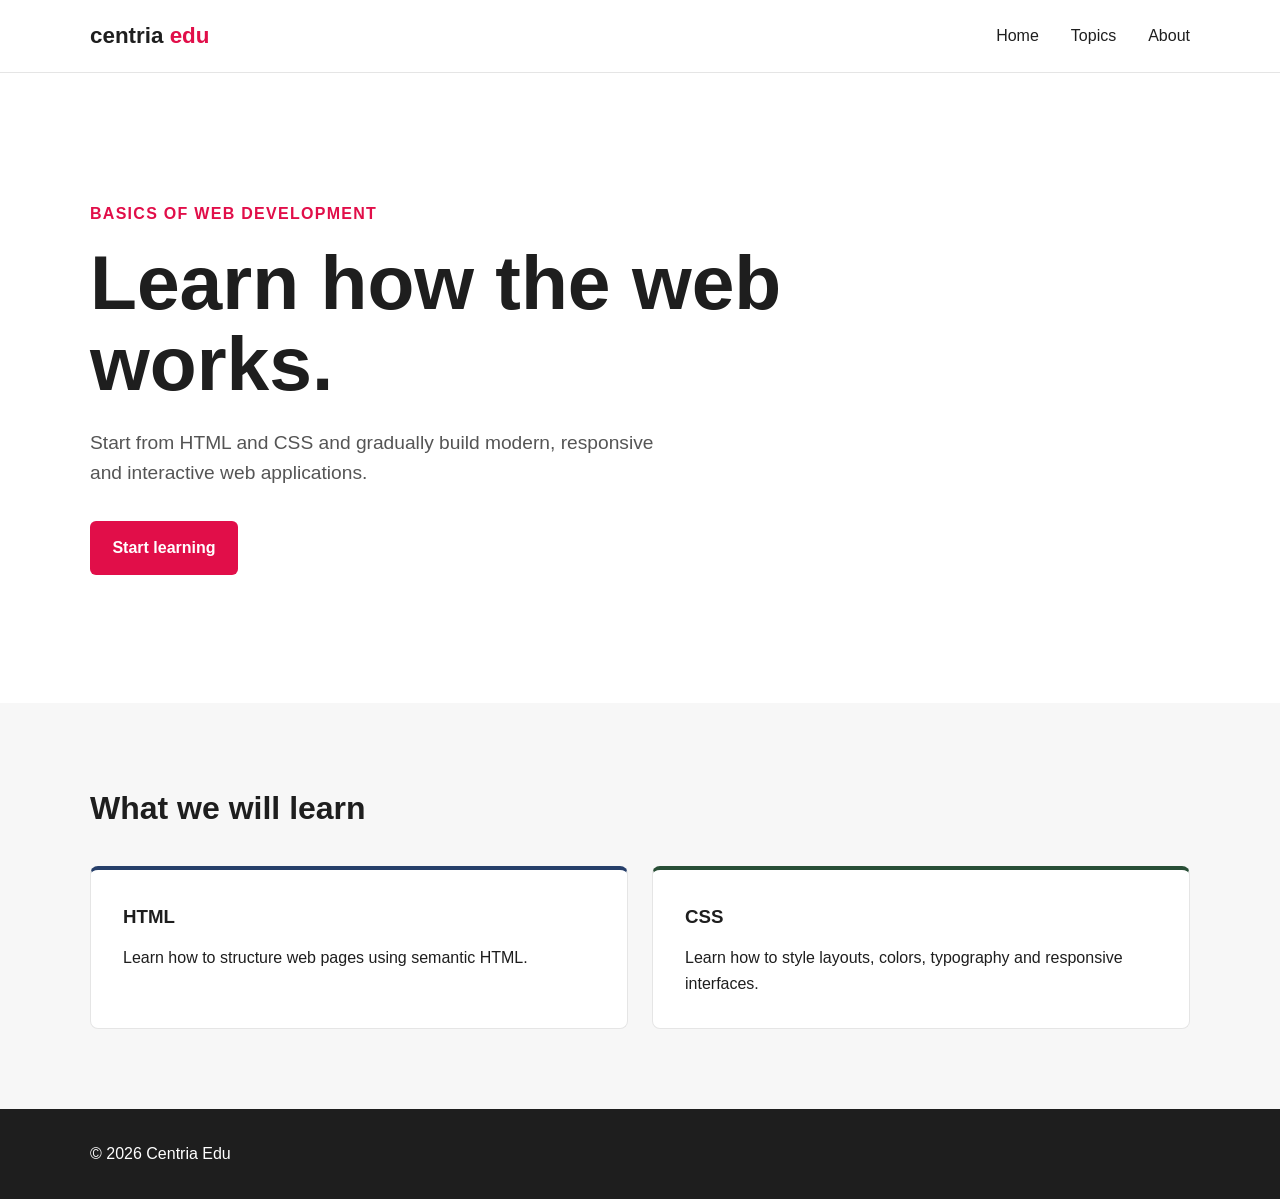
<file: a1 --/index.html>
<!--
    Centria Edu - Basics of Web Development

    Original author: Ville Heikkiniemi
    Modified by: Aleki Saarimaa
    Last modified: 2026-09-22
    Lisätty myös favicon.ico
    Based on the original course template.
-->

<!DOCTYPE html>
<html lang="en">
<html>
<head>
    <meta charset="UTF-8">
    <meta name="viewport" content="width=device-width, initial-scale=1.0">
    <meta name="author" content="Ville Heikkiniemi">
    <link rel="icon" href="favicon.ico">
    <link rel="stylesheet" href="style.css">

    <title>Centria Edu | Basics of Web Development</title>

    
</head>

<body>

    <header>
        <div class="container">
            <nav>
                <div class="logo">
                    centria <span>edu</span>
                </div>

                <ul>
                    <li><a href="#">Home</a></li>
                    <li><a href="#topics">Topics</a></li>
                    <li><a href="#">About</a></li>
                </ul>
            </nav>
        </div>
    </header>

    <main>

        <section class="hero">
            <div class="container">
                <div class="hero-content">

                    <span class="label">Basics of Web Development</span>

                    <h1>
                        Learn how the web works.
                    </h1>

                    <p>
                        Start from HTML and CSS and gradually build modern,
                        responsive and interactive web applications.
                    </p>

                    <a href="#topics" class="button">
                        Start learning
                    </a>

                </div>
            </div>
        </section>

        <section class="topics" id="topics">
            <div class="container">

                <h2>What we will learn</h2>

                <div class="cards">

                    <article class="card">
                        <h3>HTML</h3>
                        <p>
                            Learn how to structure web pages using semantic HTML.
                        </p>
                    </article>

                    <article class="card">
                        <h3>CSS</h3>
                        <p>
                            Learn how to style layouts, colors, typography and
                            responsive interfaces.
                        </p>
                    </article>

                </div>
            </div>
        </section>

    </main>

    <footer>
        <div class="container">
            <p>&copy; 2026 Centria Edu</p>
        </div>
    </footer>

</body>
</html>
</file>
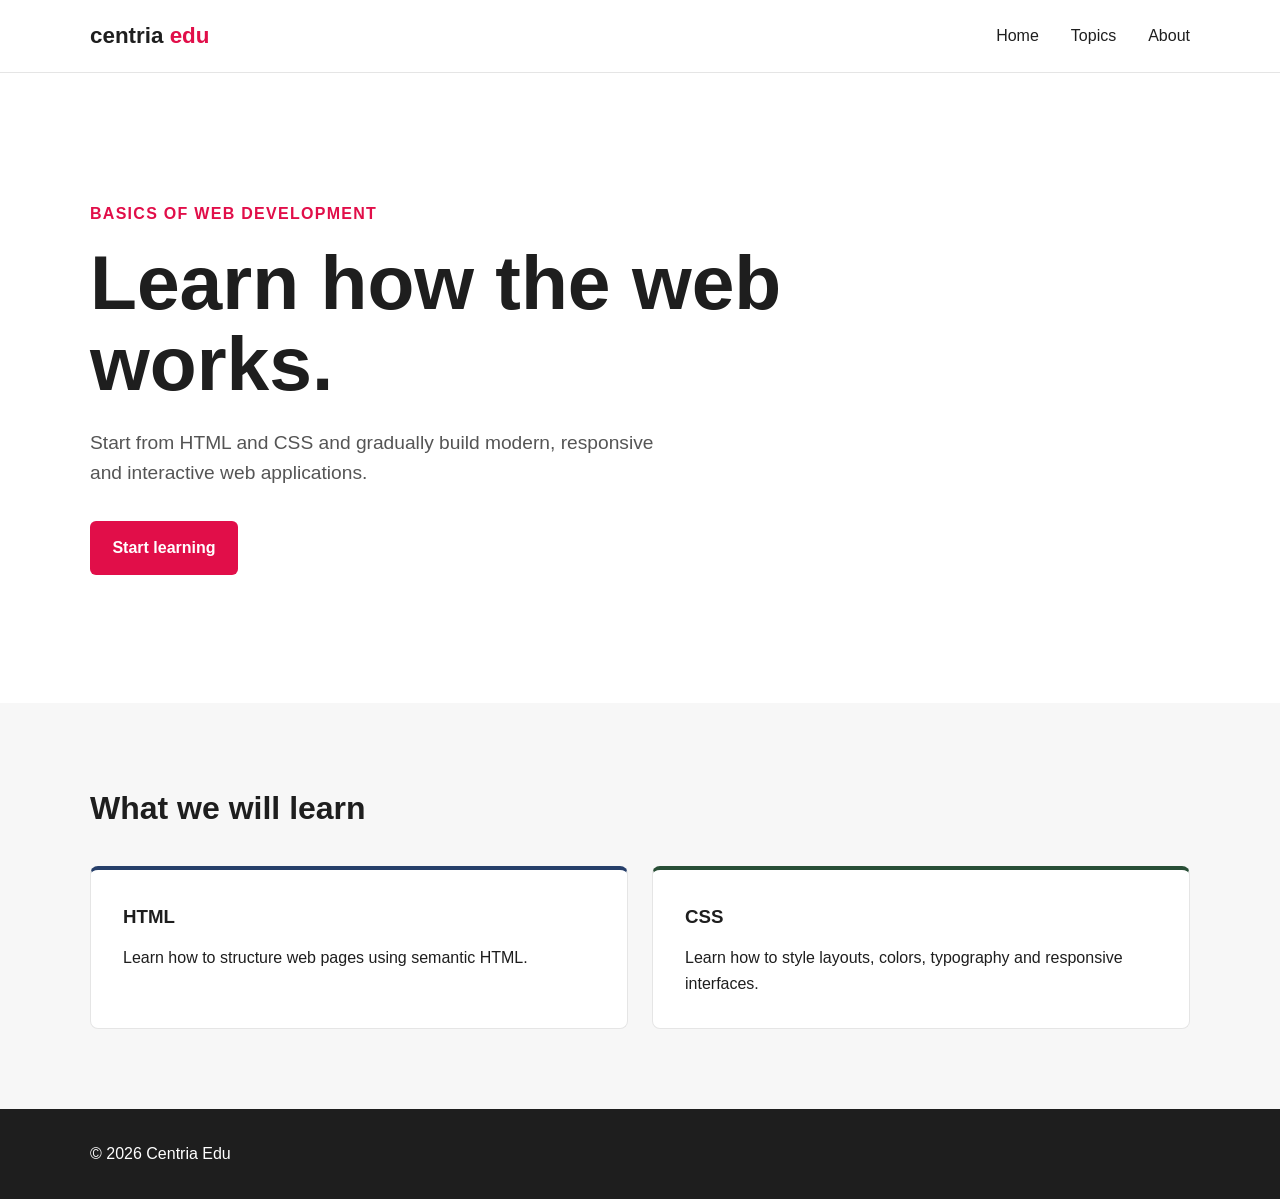
<file: a1/index.html>
<!--
    Centria Edu - Basics of Web Development

    Original author: Ville Heikkiniemi
    Modified by: Aleki Saarimaa
    Last modified: 2026-09-22
    Lisätty myös favicon.ico
    Based on the original course template.
-->

<!DOCTYPE html>
<html lang="en">
    
<head>
    <meta charset="UTF-8">
    <meta name="viewport" content="width=device-width, initial-scale=1.0">
    <meta name="author" content="Ville Heikkiniemi">
    <link rel="icon" href="favicon.ico">
    <link rel="stylesheet" href="style.css">

    <title>Centria Edu | Basics of Web Development</title>

    
</head>

<body>

    <header>
        <div class="container">
            <nav>
                <div class="logo">
                    centria <span>edu</span>
                </div>

                <ul>
                    <li><a href="#">Home</a></li>
                    <li><a href="#topics">Topics</a></li>
                    <li><a href="#">About</a></li>
                </ul>
            </nav>
        </div>
    </header>

    <main>

        <section class="hero">
            <div class="container">
                <div class="hero-content">

                    <span class="label">Basics of Web Development</span>

                    <h1>
                        Learn how the web works.
                    </h1>

                    <p>
                        Start from HTML and CSS and gradually build modern,
                        responsive and interactive web applications.
                    </p>

                    <a href="#topics" class="button">
                        Start learning
                    </a>

                </div>
            </div>
        </section>

        <section class="topics" id="topics">
            <div class="container">

                <h2>What we will learn</h2>

                <div class="cards">

                    <article class="card">
                        <h3>HTML</h3>
                        <p>
                            Learn how to structure web pages using semantic HTML.
                        </p>
                    </article>

                    <article class="card">
                        <h3>CSS</h3>
                        <p>
                            Learn how to style layouts, colors, typography and
                            responsive interfaces.
                        </p>
                    </article>

                </div>
            </div>
        </section>

    </main>

    <footer>
        <div class="container">
            <p>&copy; 2026 Centria Edu</p>
        </div>
    </footer>

</body>
</html>
</file>
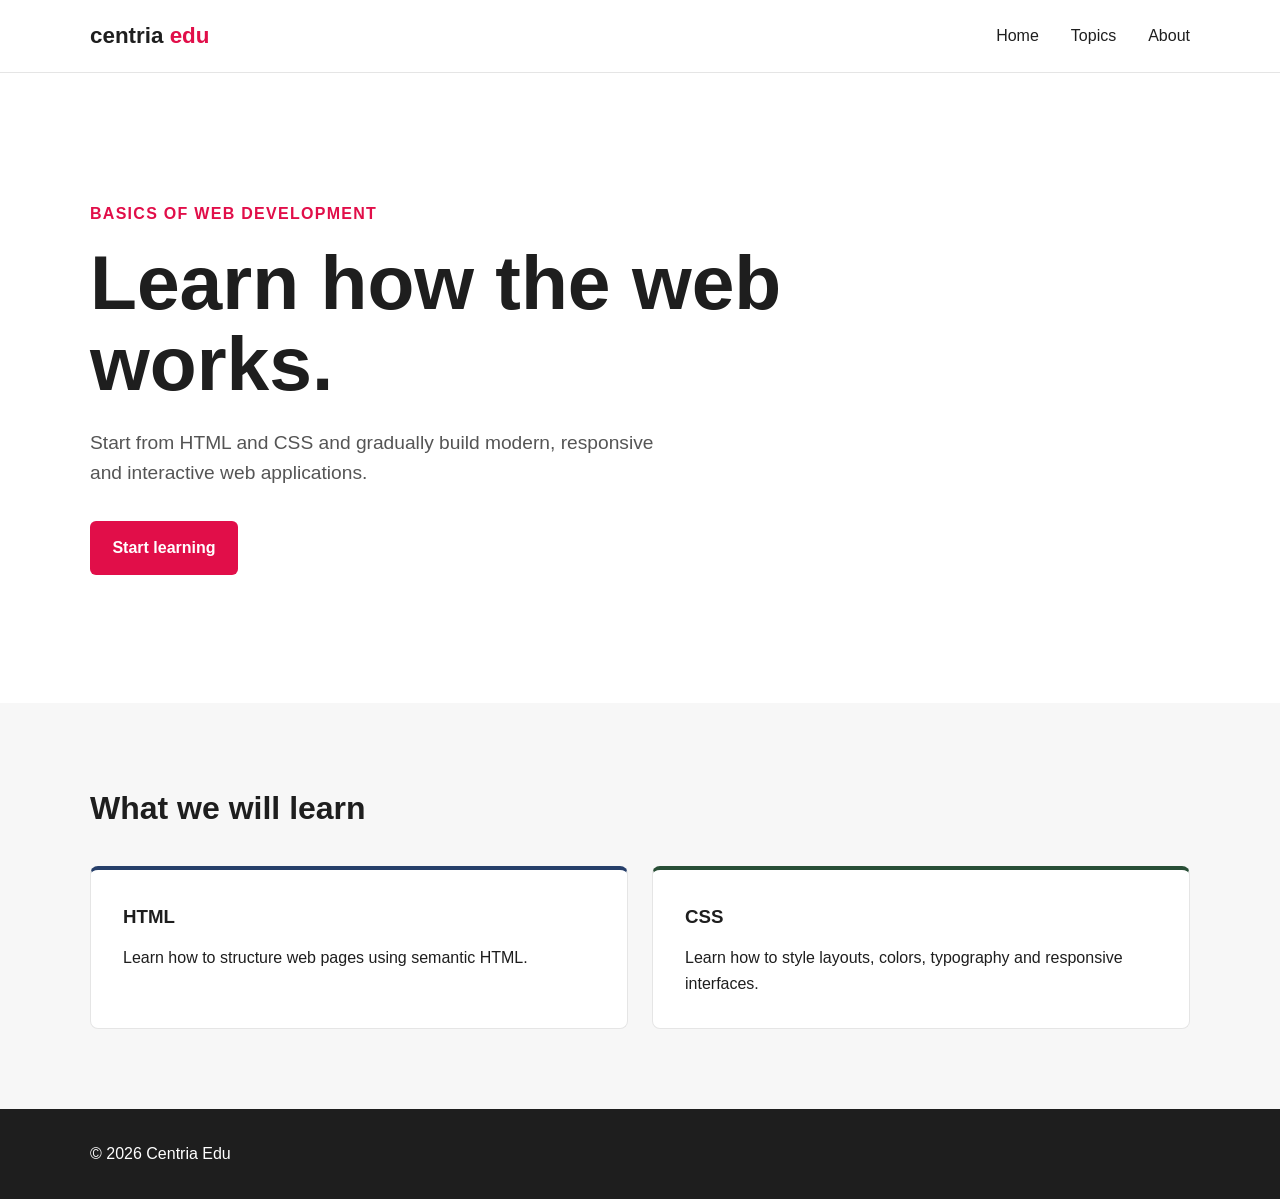
<file: s3/index.html>
<!--
    Centria Edu - Basics of Web Development

    Original author: Ville Heikkiniemi
    Modified by: Aleksi Saarimaa
    Last modified: 2026-09-11

    Based on the original course template.
-->

<!DOCTYPE html>
<html lang="en">
<head>
    <meta charset="UTF-8">
    <meta name="viewport" content="width=device-width, initial-scale=1.0">
    <meta name="author" content="Ville Heikkiniemi">
    <link rel="icon" href="favicon.ico">

    <title>Centria Edu | Basics of Web Development</title>

    <style>
        :root {
            --primary: #e10e49;
            --light: #ffffff;
            --dark: #1e1e1e;
            --blue: #263f6a;
            --green: #284e36;
            --orange: #e37222;
            --rose: #c24d52;
        }

        * {
            box-sizing: border-box;
            margin: 0;
            padding: 0;
        }

        body {
            font-family: Arial, Helvetica, sans-serif;
            background-color: var(--light);
            color: var(--dark);
            line-height: 1.6;
        }

        header {
            border-bottom: 1px solid #e5e5e5;
        }

        .container {
            width: min(1100px, 90%);
            margin: 0 auto;
        }

        nav {
            min-height: 72px;
            display: flex;
            justify-content: space-between;
            align-items: center;
        }

        .logo {
            font-size: 1.4rem;
            font-weight: bold;
            color: var(--dark);
        }

        .logo span {
            color: var(--primary);
        }

        nav ul {
            display: flex;
            gap: 2rem;
            list-style: none;
        }

        nav a {
            color: var(--dark);
            text-decoration: none;
        }

        nav a:hover {
            color: var(--primary);
        }

        .hero {
            min-height: 70vh;
            display: flex;
            align-items: center;
        }

        .hero-content {
            max-width: 700px;
        }

        .label {
            display: inline-block;
            margin-bottom: 1rem;
            color: var(--primary);
            font-weight: bold;
            text-transform: uppercase;
            letter-spacing: 0.08rem;
        }

        h1 {
            margin-bottom: 1.5rem;
            font-size: clamp(2.5rem, 6vw, 5rem);
            line-height: 1.05;
        }

        .hero p {
            max-width: 600px;
            margin-bottom: 2rem;
            font-size: 1.2rem;
            color: #555;
        }

        .button {
            display: inline-block;
            padding: 0.9rem 1.4rem;
            background-color: var(--primary);
            color: var(--light);
            text-decoration: none;
            border-radius: 6px;
            font-weight: bold;
        }

        .button:hover {
            background-color: var(--rose);
        }

        .topics {
            padding: 5rem 0;
            background-color: #f7f7f7;
        }

        .topics h2 {
            margin-bottom: 2rem;
            font-size: 2rem;
        }

        .cards {
            display: grid;
            grid-template-columns: repeat(2, 1fr);
            gap: 1.5rem;
        }

        .card {
            padding: 2rem;
            background-color: var(--light);
            border: 1px solid #e5e5e5;
            border-radius: 8px;
        }

        .card h3 {
            margin-bottom: 0.8rem;
        }

        .card:nth-child(1) {
            border-top: 4px solid var(--blue);
        }

        .card:nth-child(2) {
            border-top: 4px solid var(--green);
        }

        .card:nth-child(3) {
            border-top: 4px solid var(--orange);
        }

        footer {
            padding: 2rem 0;
            background-color: var(--dark);
            color: var(--light);
        }

        @media (max-width: 700px) {
            nav ul {
                display: none;
            }

            .cards {
                grid-template-columns: 1fr;
            }

            .hero {
                min-height: 60vh;
            }
        }
    </style>
</head>

<body>

    <header>
        <div class="container">
            <nav>
                <div class="logo">
                    centria <span>edu</span>
                </div>

                <ul>
                    <li><a href="#">Home</a></li>
                    <li><a href="#topics">Topics</a></li>
                    <li><a href="#">About</a></li>
                </ul>
            </nav>
        </div>
    </header>

    <main>

        <section class="hero">
            <div class="container">
                <div class="hero-content">

                    <span class="label">Basics of Web Development</span>

                    <h1>
                        Learn how the web works.
                    </h1>

                    <p>
                        Start from HTML and CSS and gradually build modern,
                        responsive and interactive web applications.
                    </p>

                    <a href="#topics" class="button">
                        Start learning
                    </a>

                </div>
            </div>
        </section>

        <section class="topics" id="topics">
            <div class="container">

                <h2>What we will learn</h2>

                <div class="cards">

                    <article class="card">
                        <h3>HTML</h3>
                        <p>
                            Learn how to structure web pages using semantic HTML.
                        </p>
                    </article>

                    <article class="card">
                        <h3>CSS</h3>
                        <p>
                            Learn how to style layouts, colors, typography and
                            responsive interfaces.
                        </p>
                    </article>

                </div>
            </div>
        </section>

    </main>

    <footer>
        <div class="container">
            <p>&copy; 2026 Centria Edu</p>
        </div>
    </footer>

</body>
</html>
</file>
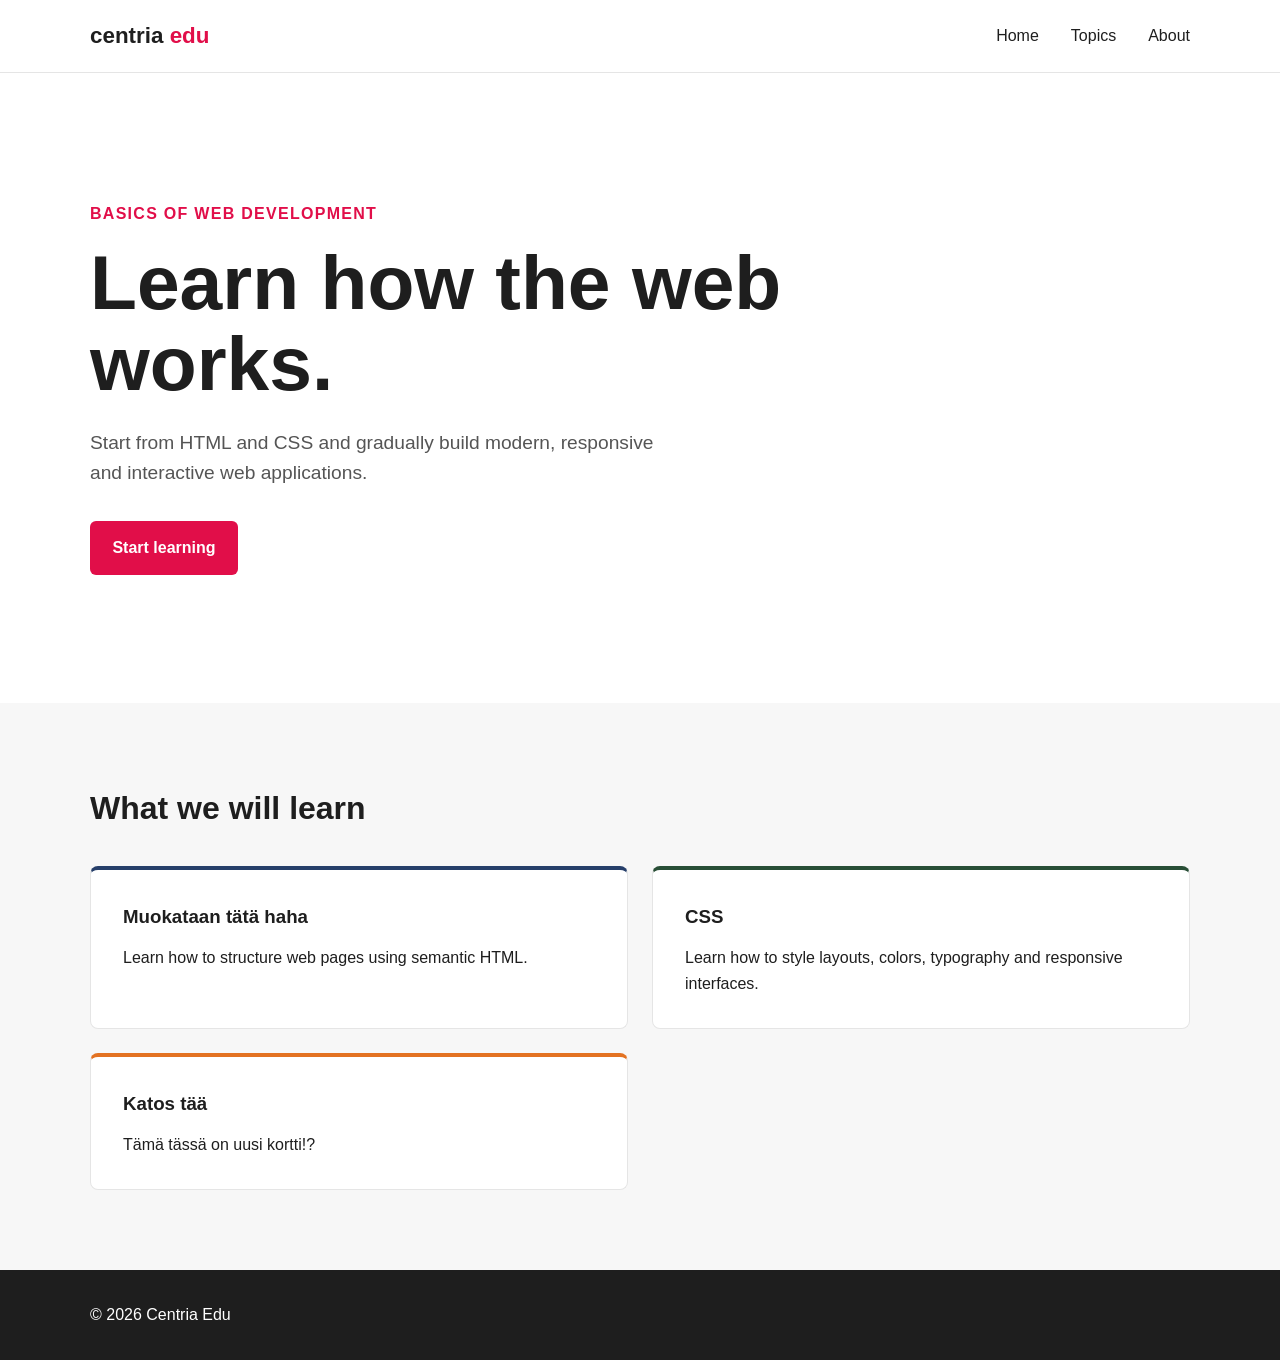
<file: s4/index.html>
<!--
    Centria Edu - Basics of Web Development

    Original author: Ville Heikkiniemi
    Modified by: Student Name
    Last modified: 2026-08-11
    https://saarimaaaleksi.github.io/Web-kehitt-misen-perusteet26/s4/
    Based on the original course template.
-->

<!DOCTYPE html>
<html lang="en">
<head>
    <meta charset="UTF-8">
    <meta name="viewport" content="width=device-width, initial-scale=1.0">
    <meta name="author" content="Ville Heikkiniemi">
    <link rel="icon" href="favicon.ico">
    <link rel="stylesheet" href="style.css">
    <title>Centria Edu | Basics of Web Development</title>
</head>

<body>

    <header>
        <div class="container">
            <nav>
                <div class="logo">
                    centria <span>edu</span>
                </div>

                <ul>
                    <li><a href="#">Home</a></li>
                    <li><a href="#topics">Topics</a></li>
                    <li><a href="#">About</a></li>
                </ul>
            </nav>
        </div>
    </header>

    <main>

        <section class="hero">
            <div class="container">
                <div class="hero-content">

                    <span class="label">Basics of Web Development</span>

                    <h1>
                        Learn how the web works.
                    </h1>

                    <p>
                        Start from HTML and CSS and gradually build modern,
                        responsive and interactive web applications.
                    </p>

                    <a href="#topics" class="button">
                        Start learning
                    </a>

                </div>
            </div>
        </section>

        <section class="topics" id="topics">
            <div class="container">

                <h2>What we will learn</h2>

                <div class="cards">

                    <article class="card">
                        <h3>Muokataan tätä haha</h3>
                        <p>
                            Learn how to structure web pages using semantic HTML.
                        </p>
                    </article>

                    <article class="card">
                        <h3>CSS</h3>
                        <p>
                            Learn how to style layouts, colors, typography and
                            responsive interfaces.
                        </p>
                    </article>

                    <article class="card">
                        <h3>Katos tää</h3>
                        <p>
                            Tämä tässä on uusi kortti!?
                        </p>
                    </article>

                </div>
            </div>
        </section>

    </main>

    <footer>
        <div class="container">
            <p>&copy; 2026 Centria Edu</p>
        </div>
    </footer>

</body>
</html>
</file>
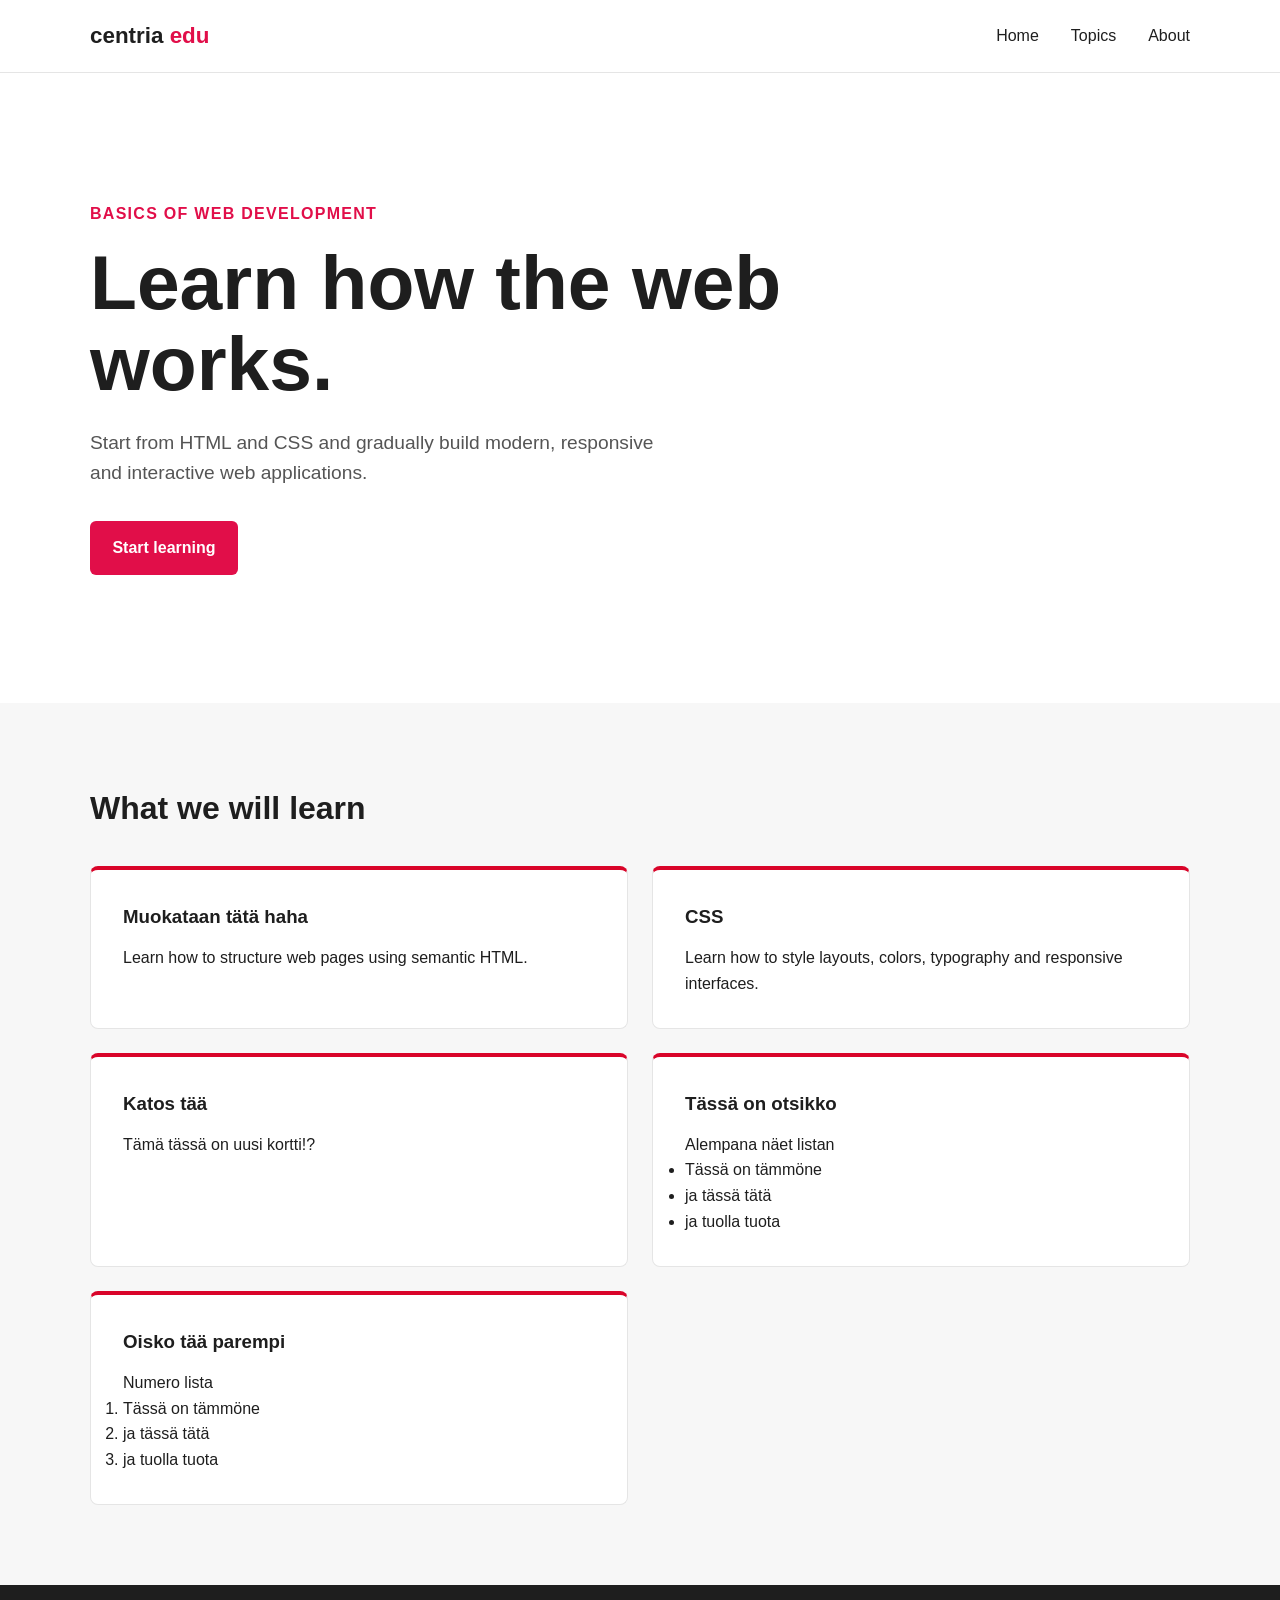
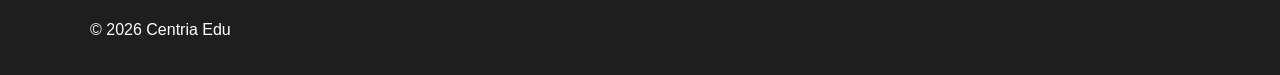
<file: s5/index.html>
<!--
    Centria Edu - Basics of Web Development

    Original author: Ville Heikkiniemi
    Modified by: Aleksi Saarimaa
    Last modified: 2026-08-11
    https://saarimaaaleksi.github.io/Web-kehitt-misen-perusteet26/s5/
    Based on the original course template.
-->

<!DOCTYPE html>
<html lang="en">
<head>
    <meta charset="UTF-8">
    <meta name="viewport" content="width=device-width, initial-scale=1.0">
    <meta name="author" content="Ville Heikkiniemi">
    <link rel="icon" href="favicon.ico">
    <link rel="stylesheet" href="style.css">
    <title>Centria Edu | Basics of Web Development</title>
</head>

<body>

    <header>
        <div class="container">
            <nav>
                <div class="logo">
                    centria <span>edu</span>
                </div>

                <ul>
                    <li><a href="#">Home</a></li>
                    <li><a href="#topics">Topics</a></li>
                    <li><a href="#">About</a></li>
                </ul>
            </nav>
        </div>
    </header>

    <main>

        <section class="hero">
            <div class="container">
                <div class="hero-content">

                    <span class="label">Basics of Web Development</span>

                    <h1>
                        Learn how the web works.
                    </h1>

                    <p>
                        Start from HTML and CSS and gradually build modern,
                        responsive and interactive web applications.
                    </p>

                    <a href="#topics" class="button">
                        Start learning
                    </a>

                </div>
            </div>
        </section>

        <section class="topics" id="topics">
            <div class="container">

                <h2>What we will learn</h2>

                <div class="cards">

                    <article class="card">
                        <h3>Muokataan tätä haha</h3>
                        <p>
                            Learn how to structure web pages using semantic HTML.
                        </p>
                    </article>

                    <article class="card">
                        <h3>CSS</h3>
                        <p>
                            Learn how to style layouts, colors, typography and
                            responsive interfaces.
                        </p>
                    </article>

                    <article class="card">
                        <h3>Katos tää</h3>
                        <p>
                            Tämä tässä on uusi kortti!?
                        </p>
                    </article>

                     <article class="card">
                        <h3>Tässä on otsikko</h3>
                        <p>
                            Alempana näet listan
                        </p>

                        <ul>
                           <li>Tässä on tämmöne</li> 
                           <li>ja tässä tätä</li> 
                           <li>ja tuolla tuota</li> 
                            
                        </ul>
                        
                    </article>

                     <article class="card">
                        <h3>Oisko tää parempi</h3>
                        <p>
                           Numero lista
                        </p>

                        <ol>
                            <li>Tässä on tämmöne</li> 
                            <li>ja tässä tätä</li> 
                            <li>ja tuolla tuota</li>
                        </ol>
                        
                    </article>

                </div>
            </div>
        </section>

    </main>

    <footer>
        <div class="container">
            <p>&copy; 2026 Centria Edu</p>
        </div>
    </footer>

</body>
</html>
</file>
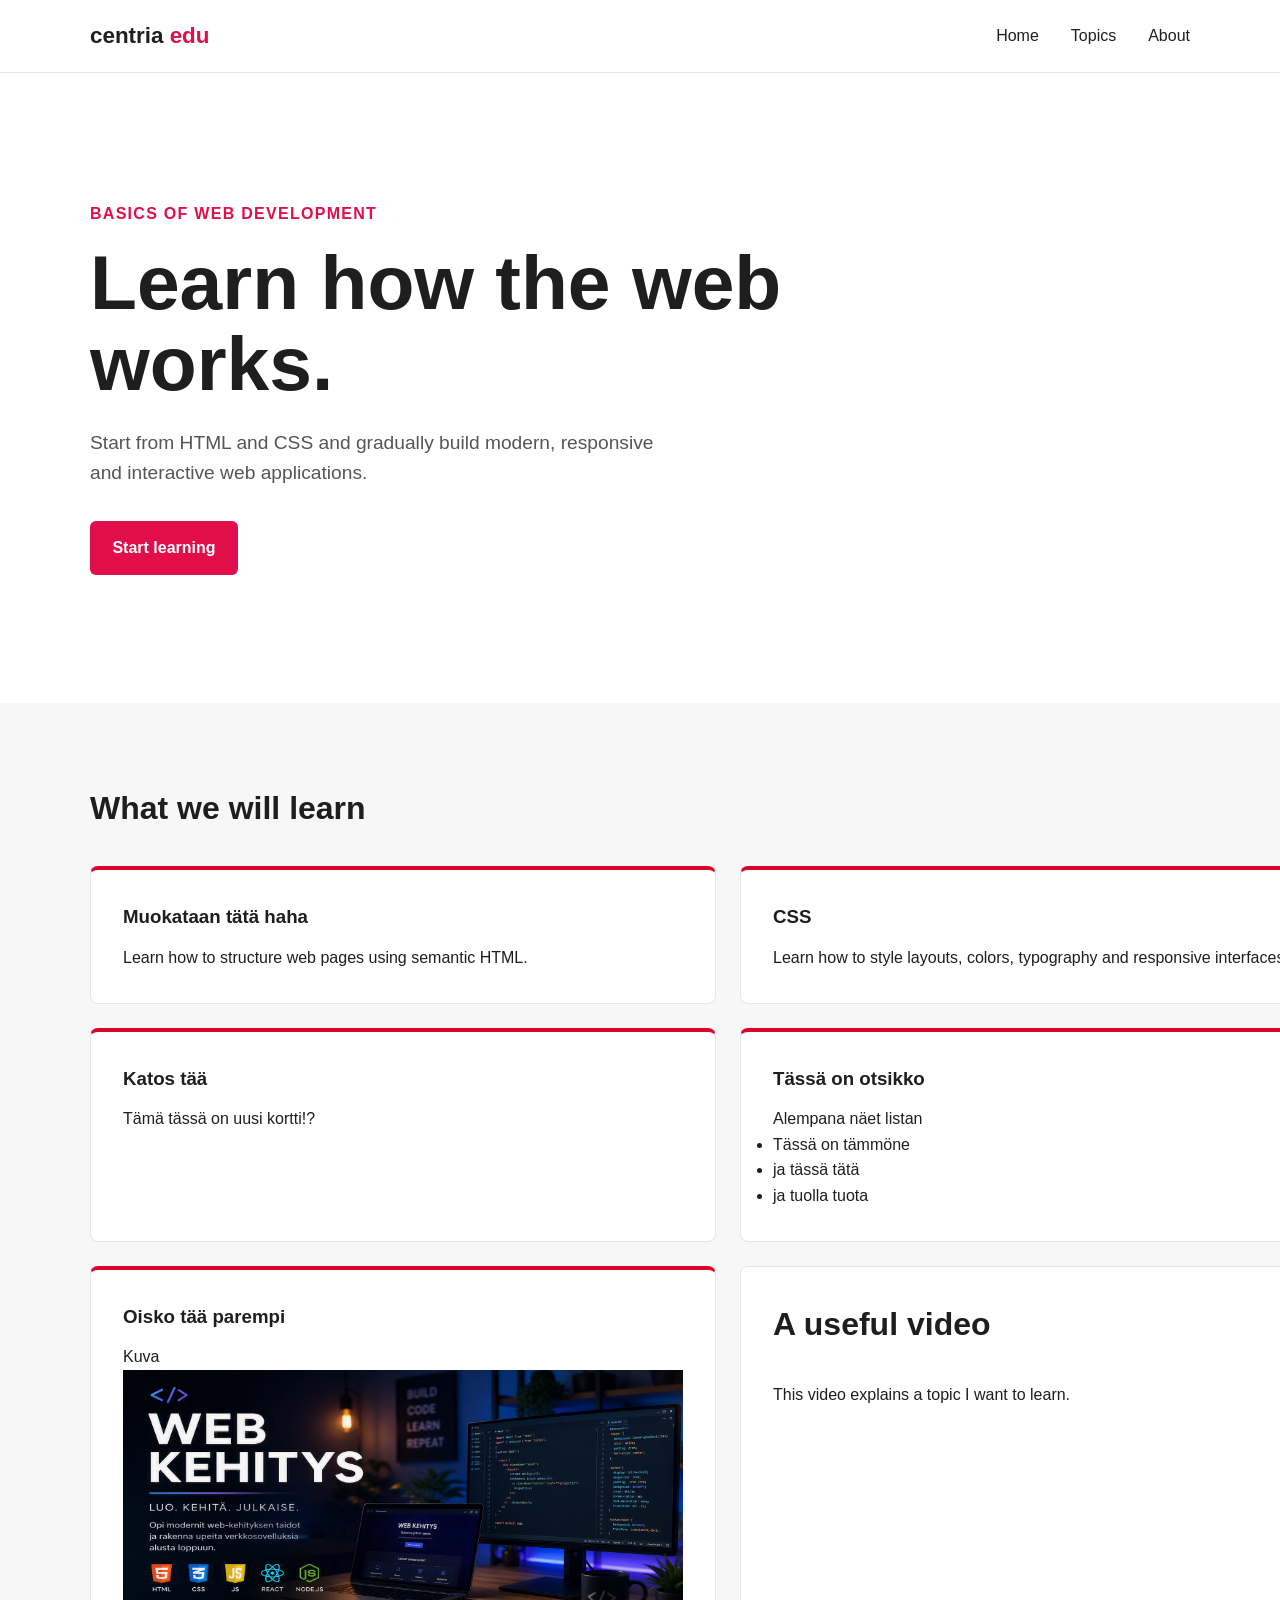
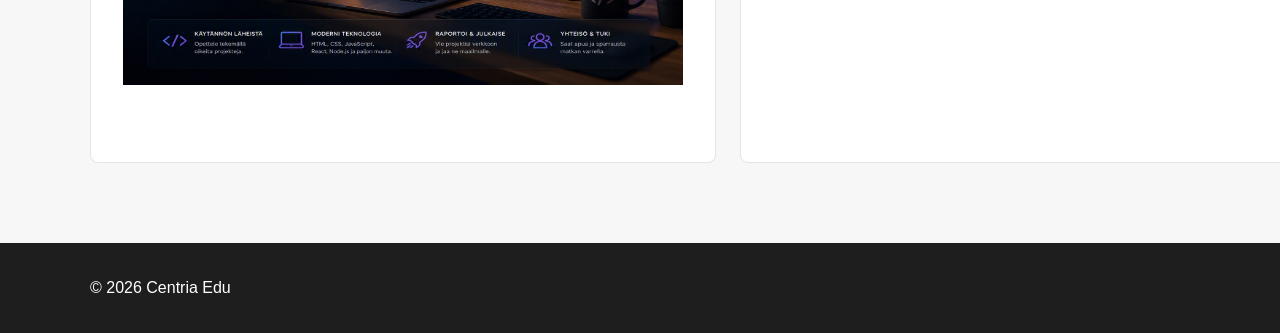
<file: s6/index.html>
<!--
    Centria Edu - Basics of Web Development

    Original author: Ville Heikkiniemi
    Modified by: Aleksi Saarimaa
    Last modified: 2026-08-11
    https://saarimaaaleksi.github.io/Web-kehitt-misen-perusteet26/s5/
    Based on the original course template.
-->

<!DOCTYPE html>
<html lang="en">
<head>
    <meta charset="UTF-8">
    <meta name="viewport" content="width=device-width, initial-scale=1.0">
    <meta name="author" content="Ville Heikkiniemi">
    <link rel="icon" href="favicon.ico">
    <link rel="stylesheet" href="style.css">
    <title>Centria Edu | Basics of Web Development</title>
</head>

<body>

    <header>
        <div class="container">
            <nav>
                <div class="logo">
                    centria <span>edu</span>
                </div>

                <ul>
                    <li><a href="#">Home</a></li>
                    <li><a href="#topics">Topics</a></li>
                    <li><a href="#">About</a></li>
                </ul>
            </nav>
        </div>
    </header>

    <main>

        <section class="hero">
            <div class="container">
                <div class="hero-content">

                    <span class="label">Basics of Web Development</span>

                    <h1>
                        Learn how the web works.
                    </h1>

                    <p>
                        Start from HTML and CSS and gradually build modern,
                        responsive and interactive web applications.
                    </p>

                    <a href="#topics" class="button">
                        Start learning
                    </a>

                </div>
            </div>
        </section>

        <section class="topics" id="topics">
            <div class="container">

                <h2>What we will learn</h2>

                <div class="cards">

                    <article class="card">
                        <h3>Muokataan tätä haha</h3>
                        <p>
                            Learn how to structure web pages using semantic HTML.
                        </p>
                    </article>

                    <article class="card">
                        <h3>CSS</h3>
                        <p>
                            Learn how to style layouts, colors, typography and
                            responsive interfaces.
                        </p>
                    </article>

                    <article class="card">
                        <h3>Katos tää</h3>
                        <p>
                            Tämä tässä on uusi kortti!?
                        </p>
                    </article>

                     <article class="card">
                        <h3>Tässä on otsikko</h3>
                        <p>
                            Alempana näet listan
                        </p>

                        <ul>
                           <li>Tässä on tämmöne</li> 
                           <li>ja tässä tätä</li> 
                           <li>ja tuolla tuota</li> 
                            
                        </ul>
                        
                    </article>

                     <article class="card">
                        <h3>Oisko tää parempi</h3>
                        <p>
                           Kuva
                        </p>
                            <img src="images/project.png" style="width: 560px; height: 315px;" >
                    </article>

                <article class="card">
                        <h2>A useful video</h2>
                         <p>This video explains a topic I want to learn.</p>
                        <iframe width="560" height="315" 
                            src="https://www.youtube.com/embed/bD9HghJ5HdA?si=082yiSx2vQqqksA-" 
                            title="YouTube video player" frameborder="0" 
                            allow="accelerometer; autoplay; clipboard-write; encrypted-media; gyroscope; picture-in-picture; web-share"
                            referrerpolicy="strict-origin-when-cross-origin" allowfullscreen>
                        </iframe>
                    </article>
             
                </div>
            </div>
        </section>

    </main>

    <footer>
        <div class="container">
            <p>&copy; 2026 Centria Edu</p>
        </div>
    </footer>

</body>
</html>
</file>
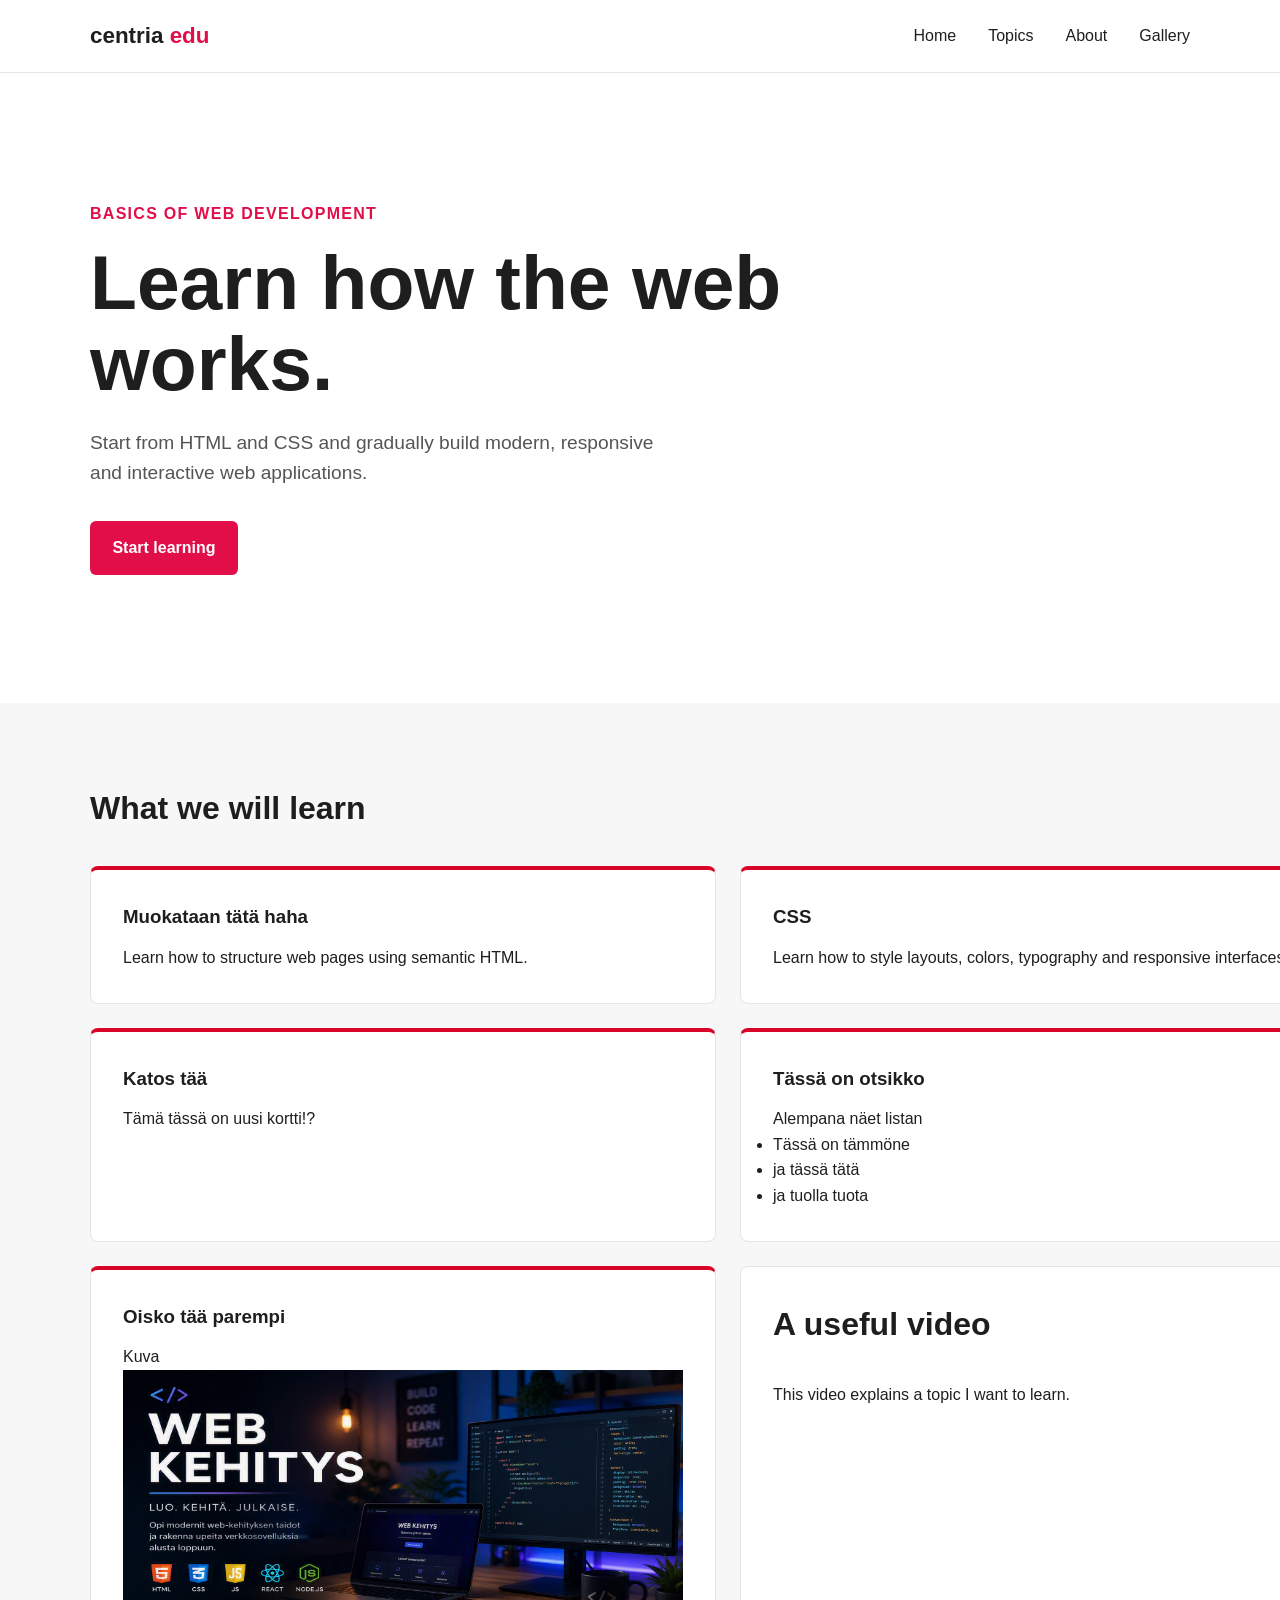
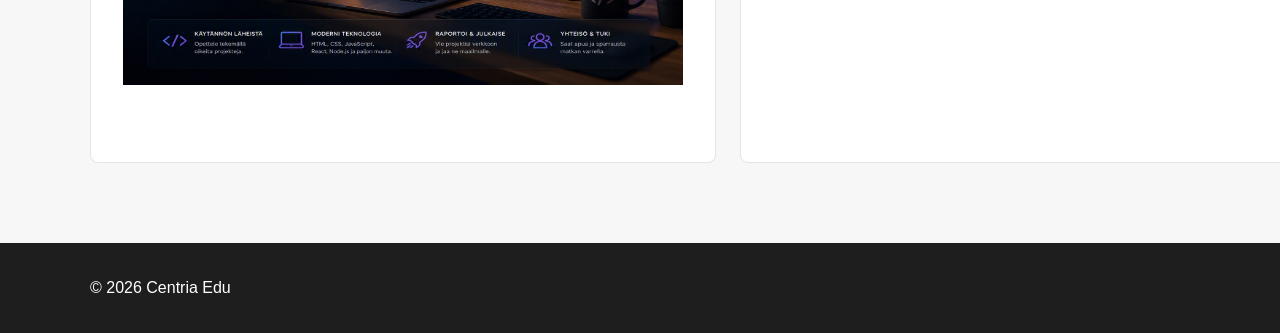
<file: s7/index.html>
<!--
    Centria Edu - Basics of Web Development

    Original author: Ville Heikkiniemi
    Modified by: Aleksi Saarimaa
    Last modified: 2026-08-11
    https://saarimaaaleksi.github.io/Web-kehitt-misen-perusteet26/s7/
    Based on the original course template.
-->

<!DOCTYPE html>
<html lang="en">
<head>
    <meta charset="UTF-8">
    <meta name="viewport" content="width=device-width, initial-scale=1.0">
    <meta name="author" content="Ville Heikkiniemi">
    <link rel="icon" href="favicon.ico">
    <link rel="stylesheet" href="style.css">
    <title>Centria Edu | Basics of Web Development</title>
</head>

<body>

    <header>
        <div class="container">
            <nav>
                <div class="logo">
                    centria <span>edu</span>
                </div>

                <ul>
                    <li><a href="index.html">Home</a></li>
                    <li><a href="#topics">Topics</a></li>
                    <li><a href="#">About</a></li>
                     <li><a href="gallery.html">Gallery</a></li>
                </ul>
            </nav>
        </div>
    </header>

    <main>

        <section class="hero">
            <div class="container">
                <div class="hero-content">

                    <span class="label">Basics of Web Development</span>

                    <h1>
                        Learn how the web works.
                    </h1>

                    <p>
                        Start from HTML and CSS and gradually build modern,
                        responsive and interactive web applications.
                    </p>

                    <a href="#topics" class="button">
                        Start learning
                    </a>

                </div>
            </div>
        </section>

        <section class="topics" id="topics">
            <div class="container">

                <h2>What we will learn</h2>

                <div class="cards">

                    <article class="card">
                        <h3>Muokataan tätä haha</h3>
                        <p>
                            Learn how to structure web pages using semantic HTML.
                        </p>
                    </article>

                    <article class="card">
                        <h3>CSS</h3>
                        <p>
                            Learn how to style layouts, colors, typography and
                            responsive interfaces.
                        </p>
                    </article>

                    <article class="card">
                        <h3>Katos tää</h3>
                        <p>
                            Tämä tässä on uusi kortti!?
                        </p>
                    </article>

                     <article class="card">
                        <h3>Tässä on otsikko</h3>
                        <p>
                            Alempana näet listan
                        </p>

                        <ul>
                           <li>Tässä on tämmöne</li> 
                           <li>ja tässä tätä</li> 
                           <li>ja tuolla tuota</li> 
                            
                        </ul>
                        
                    </article>

                     <article class="card">
                        <h3>Oisko tää parempi</h3>
                        <p>
                           Kuva
                        </p>
                            <img src="images/project.png" style="width: 560px; height: 315px;" >
                    </article>

                <article class="card">
                        <h2>A useful video</h2>
                         <p>This video explains a topic I want to learn.</p>
                        <iframe width="560" height="315" 
                            src="https://www.youtube.com/embed/bD9HghJ5HdA?si=082yiSx2vQqqksA-" 
                            title="YouTube video player" frameborder="0" 
                            allow="accelerometer; autoplay; clipboard-write; encrypted-media; gyroscope; picture-in-picture; web-share"
                            referrerpolicy="strict-origin-when-cross-origin" allowfullscreen>
                        </iframe>
                    </article>
             
                </div>
            </div>
        </section>

    </main>

    <footer>
        <div class="container">
            <p>&copy; 2026 Centria Edu</p>
        </div>
    </footer>

</body>
</html>
</file>
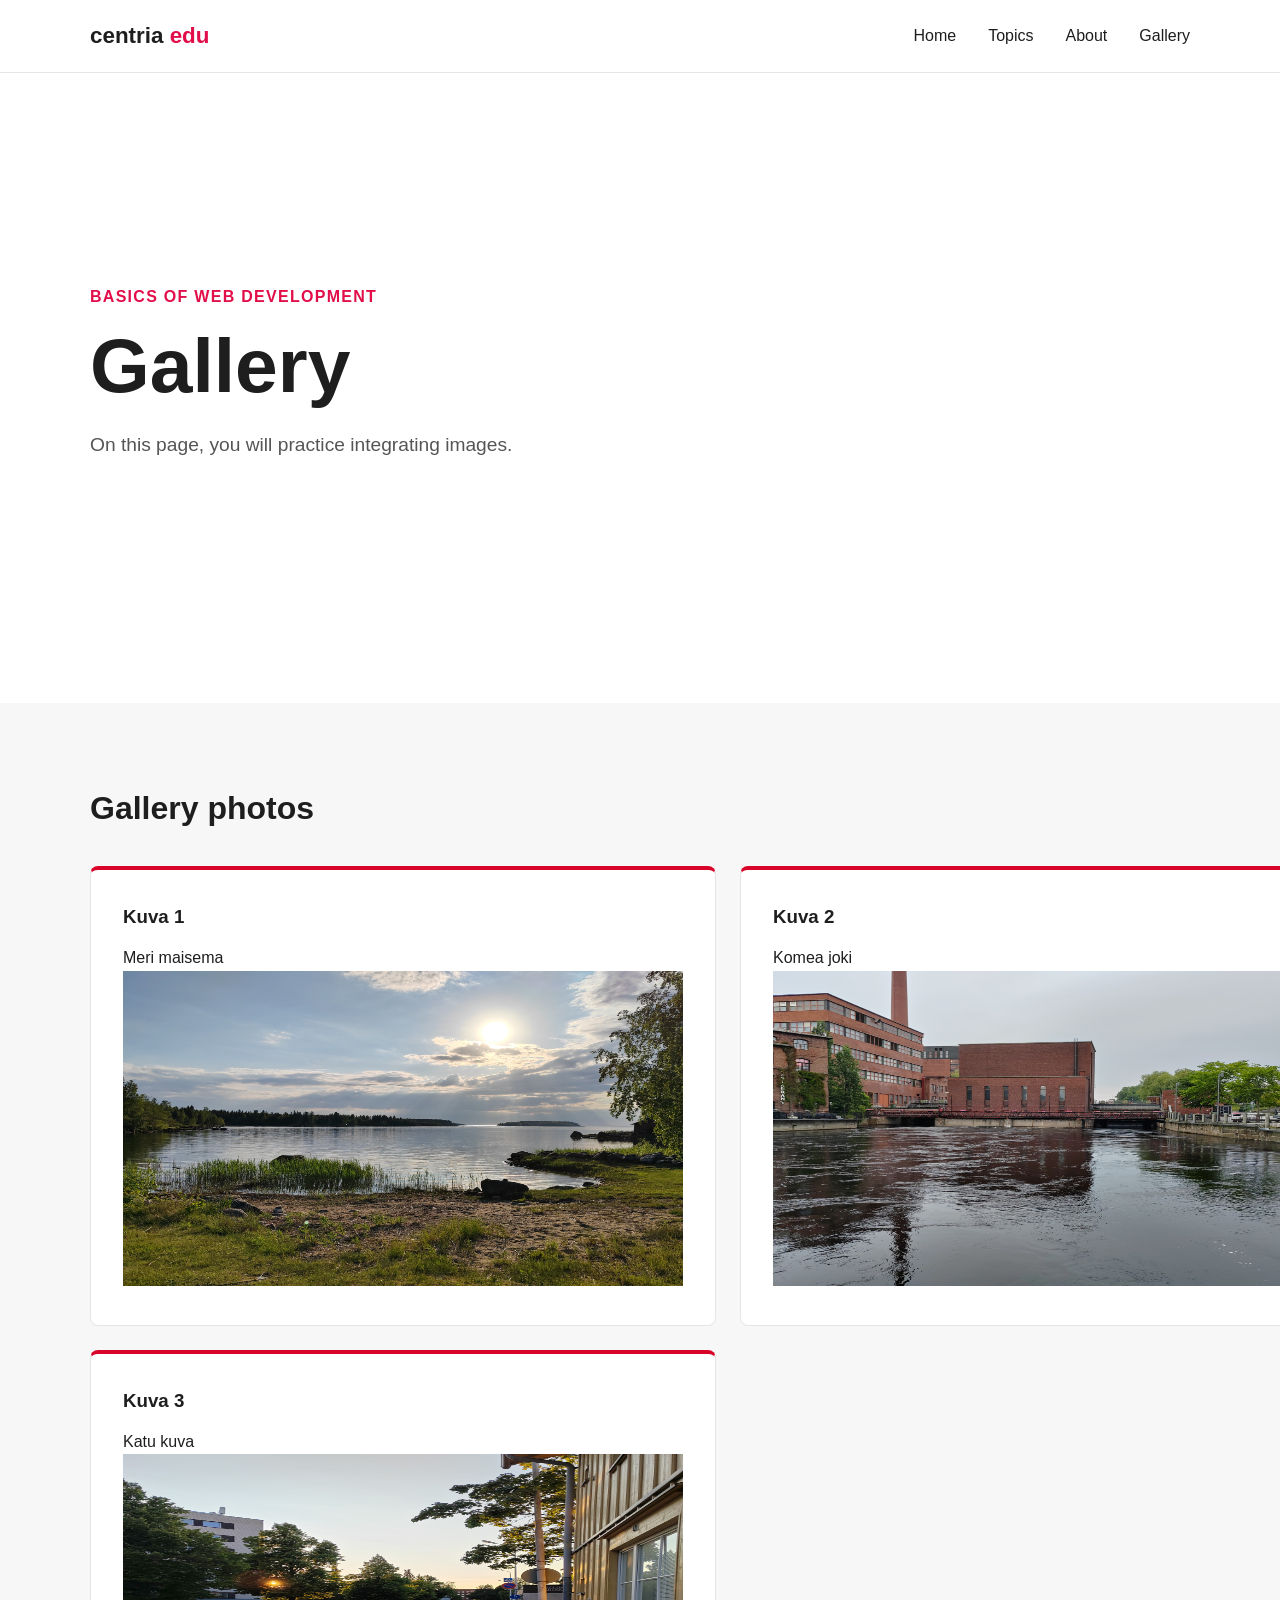
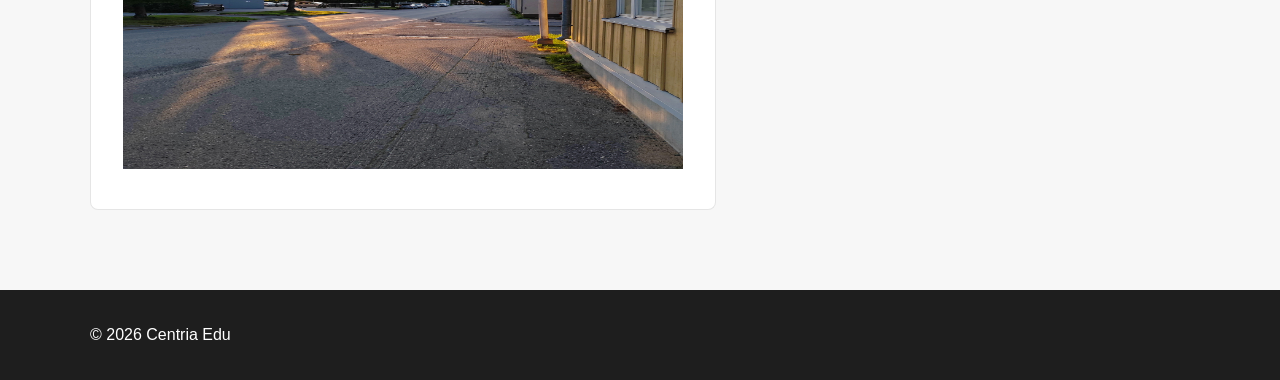
<file: s7/gallery.html>
<!--
    Centria Edu - Basics of Web Development

    Original author: Ville Heikkiniemi
    Modified by: Aleksi Saarimaa
    Last modified: 2026-08-11
    https://saarimaaaleksi.github.io/Web-kehitt-misen-perusteet26/s7/
    Based on the original course template.
-->

<!DOCTYPE html>
<html lang="en">
<head>
    <meta charset="UTF-8">
    <meta name="viewport" content="width=device-width, initial-scale=1.0">
    <meta name="author" content="Ville Heikkiniemi">
    <link rel="icon" href="favicon.ico">
    <link rel="stylesheet" href="style.css">
    <title>Centria Edu | Basics of Web Development</title>
</head>

<body>

    <header>
        <div class="container">
            <nav>
                <div class="logo">
                    centria <span>edu</span>
                </div>

                <ul>
                    <li><a href="index.html">Home</a></li>
                    <li><a href="#topics">Topics</a></li>
                    <li><a href="#">About</a></li>
                     <li><a href="gallery.html">Gallery</a></li>
                </ul>
            </nav>
        </div>
    </header>

    <main>

        <section class="hero">
            <div class="container">
                <div class="hero-content">

                    <span class="label">Basics of Web Development</span>

                    <h1>
                        Gallery
                    </h1>

                    <p>
                        On this page, you will practice integrating images.
                    </p>

                </div>
            </div>
        </section>

        <section class="topics" id="topics">
            <div class="container">

                <h2>Gallery photos</h2>

                <div class="cards">

                     <article class="card">
                        <h3>Kuva 1</h3>
                        <p>
                            Meri maisema
                        </p>
                            <img src="images/kuva1.jpg" style="width: 560px; height: 315px;" >
                    </article>


                     <article class="card">
                        <h3>Kuva 2</h3>
                        <p>
                           Komea joki
                        </p>
                            <img src="images/kuva2.jpg.jpg" style="width: 560px; height: 315px;" >
                    </article>

                     <article class="card">
                        <h3>Kuva 3</h3>
                        <p>
                           Katu kuva
                        </p>
                            <img src="images/kuva3.jpg.jpg" style="width: 560px; height: 315px;" >
                    </article>

                
             
                </div>
            </div>
        </section>

    </main>

    <footer>
        <div class="container">
            <p>&copy; 2026 Centria Edu</p>
        </div>
    </footer>

</body>
</html>
</file>
<file: a1 --/style.css>
:root {
            --primary: #e10e49;
            --light: #ffffff;
            --dark: #1e1e1e;
            --blue: #263f6a;
            --green: #284e36;
            --orange: #e37222;
            --rose: #c24d52;
        }

        * {
            box-sizing: border-box;
            margin: 0;
            padding: 0;
        }

        body {
            font-family: Arial, Helvetica, sans-serif;
            background-color: var(--light);
            color: var(--dark);
            line-height: 1.6;
        }

        header {
            border-bottom: 1px solid #e5e5e5;
        }

        .container {
            width: min(1100px, 90%);
            margin: 0 auto;
        }

        nav {
            min-height: 72px;
            display: flex;
            justify-content: space-between;
            align-items: center;
        }

        .logo {
            font-size: 1.4rem;
            font-weight: bold;
            color: var(--dark);
        }

        .logo span {
            color: var(--primary);
        }

        nav ul {
            display: flex;
            gap: 2rem;
            list-style: none;
        }

        nav a {
            color: var(--dark);
            text-decoration: none;
        }

        nav a:hover {
            color: var(--primary);
        }

        .hero {
            min-height: 70vh;
            display: flex;
            align-items: center;
        }

        .hero-content {
            max-width: 700px;
        }

        .label {
            display: inline-block;
            margin-bottom: 1rem;
            color: var(--primary);
            font-weight: bold;
            text-transform: uppercase;
            letter-spacing: 0.08rem;
        }

        h1 {
            margin-bottom: 1.5rem;
            font-size: clamp(2.5rem, 6vw, 5rem);
            line-height: 1.05;
        }

        .hero p {
            max-width: 600px;
            margin-bottom: 2rem;
            font-size: 1.2rem;
            color: #555;
        }

        .button {
            display: inline-block;
            padding: 0.9rem 1.4rem;
            background-color: var(--primary);
            color: var(--light);
            text-decoration: none;
            border-radius: 6px;
            font-weight: bold;
        }

        .button:hover {
            background-color: var(--rose);
        }

        .topics {
            padding: 5rem 0;
            background-color: #f7f7f7;
        }

        .topics h2 {
            margin-bottom: 2rem;
            font-size: 2rem;
        }

        .cards {
            display: grid;
            grid-template-columns: repeat(2, 1fr);
            gap: 1.5rem;
        }

        .card {
            padding: 2rem;
            background-color: var(--light);
            border: 1px solid #e5e5e5;
            border-radius: 8px;
        }

        .card h3 {
            margin-bottom: 0.8rem;
        }

        .card:nth-child(1) {
            border-top: 4px solid var(--blue);
        }

        .card:nth-child(2) {
            border-top: 4px solid var(--green);
        }

        .card:nth-child(3) {
            border-top: 4px solid var(--orange);
        }

        footer {
            padding: 2rem 0;
            background-color: var(--dark);
            color: var(--light);
        }

        @media (max-width: 700px) {
            nav ul {
                display: none;
            }

            .cards {
                grid-template-columns: 1fr;
            }

            .hero {
                min-height: 60vh;
            }
        }
</file>
<file: a1/style.css>
:root {
            --primary: #e10e49;
            --light: #ffffff;
            --dark: #1e1e1e;
            --blue: #263f6a;
            --green: #284e36;
            --orange: #e37222;
            --rose: #c24d52;
        }

        * {
            box-sizing: border-box;
            margin: 0;
            padding: 0;
        }

        body {
            font-family: Arial, Helvetica, sans-serif;
            background-color: var(--light);
            color: var(--dark);
            line-height: 1.6;
        }

        header {
            border-bottom: 1px solid #e5e5e5;
        }

        .container {
            width: min(1100px, 90%);
            margin: 0 auto;
        }

        nav {
            min-height: 72px;
            display: flex;
            justify-content: space-between;
            align-items: center;
        }

        .logo {
            font-size: 1.4rem;
            font-weight: bold;
            color: var(--dark);
        }

        .logo span {
            color: var(--primary);
        }

        nav ul {
            display: flex;
            gap: 2rem;
            list-style: none;
        }

        nav a {
            color: var(--dark);
            text-decoration: none;
        }

        nav a:hover {
            color: var(--primary);
        }

        .hero {
            min-height: 70vh;
            display: flex;
            align-items: center;
        }

        .hero-content {
            max-width: 700px;
        }

        .label {
            display: inline-block;
            margin-bottom: 1rem;
            color: var(--primary);
            font-weight: bold;
            text-transform: uppercase;
            letter-spacing: 0.08rem;
        }

        h1 {
            margin-bottom: 1.5rem;
            font-size: clamp(2.5rem, 6vw, 5rem);
            line-height: 1.05;
        }

        .hero p {
            max-width: 600px;
            margin-bottom: 2rem;
            font-size: 1.2rem;
            color: #555;
        }

        .button {
            display: inline-block;
            padding: 0.9rem 1.4rem;
            background-color: var(--primary);
            color: var(--light);
            text-decoration: none;
            border-radius: 6px;
            font-weight: bold;
        }

        .button:hover {
            background-color: var(--rose);
        }

        .topics {
            padding: 5rem 0;
            background-color: #f7f7f7;
        }

        .topics h2 {
            margin-bottom: 2rem;
            font-size: 2rem;
        }

        .cards {
            display: grid;
            grid-template-columns: repeat(2, 1fr);
            gap: 1.5rem;
        }

        .card {
            padding: 2rem;
            background-color: var(--light);
            border: 1px solid #e5e5e5;
            border-radius: 8px;
        }

        .card h3 {
            margin-bottom: 0.8rem;
        }

        .card:nth-child(1) {
            border-top: 4px solid var(--blue);
        }

        .card:nth-child(2) {
            border-top: 4px solid var(--green);
        }

        .card:nth-child(3) {
            border-top: 4px solid var(--orange);
        }

        footer {
            padding: 2rem 0;
            background-color: var(--dark);
            color: var(--light);
        }

        @media (max-width: 700px) {
            nav ul {
                display: none;
            }

            .cards {
                grid-template-columns: 1fr;
            }

            .hero {
                min-height: 60vh;
            }
        }
</file>
<file: s4/style.css>
:root {
        --primary: #e10e49;
        --light: #ffffff;
        --dark: #1e1e1e;
        --blue: #263f6a;
        --green: #284e36;
        --orange: #e37222;
        --rose: #c24d52;
    }

    * {
        box-sizing: border-box;
        margin: 0;
        padding: 0;
    }

    body {
        font-family: Arial, Helvetica, sans-serif;
        background-color: var(--light);
        color: var(--dark);
        line-height: 1.6;
    }

    header {
        border-bottom: 1px solid #e5e5e5;
    }

    .container {
        width: min(1100px, 90%);
        margin: 0 auto;
    }

    nav {
        min-height: 72px;
        display: flex;
        justify-content: space-between;
        align-items: center;
    }

    .logo {
        font-size: 1.4rem;
        font-weight: bold;
        color: var(--dark);
    }

    .logo span {
        color: var(--primary);
    }

    nav ul {
        display: flex;
        gap: 2rem;
        list-style: none;
    }

    nav a {
        color: var(--dark);
        text-decoration: none;
    }

    nav a:hover {
        color: var(--primary);
    }

    .hero {
        min-height: 70vh;
        display: flex;
        align-items: center;
    }

    .hero-content {
        max-width: 700px;
    }

    .label {
        display: inline-block;
        margin-bottom: 1rem;
        color: var(--primary);
        font-weight: bold;
        text-transform: uppercase;
        letter-spacing: 0.08rem;
    }

    h1 {
        margin-bottom: 1.5rem;
        font-size: clamp(2.5rem, 6vw, 5rem);
        line-height: 1.05;
    }

    .hero p {
        max-width: 600px;
        margin-bottom: 2rem;
        font-size: 1.2rem;
        color: #555;
    }

    .button {
        display: inline-block;
        padding: 0.9rem 1.4rem;
        background-color: var(--primary);
        color: var(--light);
        text-decoration: none;
        border-radius: 6px;
        font-weight: bold;
    }

    .button:hover {
        background-color: var(--rose);
    }

    .topics {
        padding: 5rem 0;
        background-color: #f7f7f7;
    }

    .topics h2 {
        margin-bottom: 2rem;
        font-size: 2rem;
    }

    .cards {
        display: grid;
        grid-template-columns: repeat(2, 1fr);
        gap: 1.5rem;
    }

    .card {
        padding: 2rem;
        background-color: var(--light);
        border: 1px solid #e5e5e5;
        border-radius: 8px;
    }

    .card h3 {
        margin-bottom: 0.8rem;
    }

    .card:nth-child(1) {
        border-top: 4px solid var(--blue);
    }

    .card:nth-child(2) {
        border-top: 4px solid var(--green);
    }

    .card:nth-child(3) {
        border-top: 4px solid var(--orange);
    }

    footer {
        padding: 2rem 0;
        background-color: var(--dark);
        color: var(--light);
    }

    @media (max-width: 700px) {
        nav ul {
            display: none;
        }

        .cards {
            grid-template-columns: 1fr;
        }

        .hero {
            min-height: 60vh;
        }
    }
</file>
<file: s5/style.css>
:root {
        --primary: #e10e49;
        --light: #ffffff;
        --dark: #1e1e1e;
        --blue: #263f6a;
        --green: #284e36;
        --orange: #e37222;
        --rose: #c24d52;
        --red:  #D90429;


    }

    * {
        box-sizing: border-box;
        margin: 0;
        padding: 0;
    }

    body {
        font-family: Arial, Helvetica, sans-serif;
        background-color: var(--light);
        color: var(--dark);
        line-height: 1.6;
    }

    header {
        border-bottom: 1px solid #e5e5e5;
    }

    .container {
        width: min(1100px, 90%);
        margin: 0 auto;
    }

    nav {
        min-height: 72px;
        display: flex;
        justify-content: space-between;
        align-items: center;
    }

    .logo {
        font-size: 1.4rem;
        font-weight: bold;
        color: var(--dark);
    }

    .logo span {
        color: var(--primary);
    }

    nav ul {
        display: flex;
        gap: 2rem;
        list-style: none;
    }

    nav a {
        color: var(--dark);
        text-decoration: none;
    }

    nav a:hover {
        color: var(--primary);
    }

    .hero {
        min-height: 70vh;
        display: flex;
        align-items: center;
    }

    .hero-content {
        max-width: 700px;
    }

    .label {
        display: inline-block;
        margin-bottom: 1rem;
        color: var(--primary);
        font-weight: bold;
        text-transform: uppercase;
        letter-spacing: 0.08rem;
    }

    h1 {
        margin-bottom: 1.5rem;
        font-size: clamp(2.5rem, 6vw, 5rem);
        line-height: 1.05;
    }

    .hero p {
        max-width: 600px;
        margin-bottom: 2rem;
        font-size: 1.2rem;
        color: #555;
    }

    .button {
        display: inline-block;
        padding: 0.9rem 1.4rem;
        background-color: var(--primary);
        color: var(--light);
        text-decoration: none;
        border-radius: 6px;
        font-weight: bold;
    }

    .button:hover {
        background-color: var(--rose);
    }

    .topics {
        padding: 5rem 0;
        background-color: #f7f7f7;
    }

    .topics h2 {
        margin-bottom: 2rem;
        font-size: 2rem;
    }

    .cards {
        display: grid;
        grid-template-columns: repeat(2, 1fr);
        gap: 1.5rem;
    }

    .card {
        padding: 2rem;
        background-color: var(--light);
        border: 1px solid #e5e5e5;
        border-radius: 8px;
    }

    .card h3 {
        margin-bottom: 0.8rem;
    }

    .card:nth-child(1) {
        border-top: 4px solid var(--red);
    }

    .card:nth-child(2) {
        border-top: 4px solid var(--red);
    }

    .card:nth-child(3) {
        border-top: 4px solid var(--red);
    }

    .card:nth-child(4) {
        border-top: 4px solid var(--red);
    }

    .card:nth-child(5) {
        border-top: 4px solid var(--red);
    }

    footer {
        padding: 2rem 0;
        background-color: var(--dark);
        color: var(--light);
    }

    @media (max-width: 700px) {
        nav ul {
            display: none;
        }

        .cards {
            grid-template-columns: 1fr;
        }

        .hero {
            min-height: 60vh;
        }
    }
</file>
<file: s6/style.css>
:root {
        --primary: #e10e49;
        --light: #ffffff;
        --dark: #1e1e1e;
        --blue: #263f6a;
        --green: #284e36;
        --orange: #e37222;
        --rose: #c24d52;
        --red:  #D90429;


    }

    * {
        box-sizing: border-box;
        margin: 0;
        padding: 0;
    }

    body {
        font-family: Arial, Helvetica, sans-serif;
        background-color: var(--light);
        color: var(--dark);
        line-height: 1.6;
    }

    header {
        border-bottom: 1px solid #e5e5e5;
    }

    .container {
        width: min(1100px, 90%);
        margin: 0 auto;
    }

    nav {
        min-height: 72px;
        display: flex;
        justify-content: space-between;
        align-items: center;
    }

    .logo {
        font-size: 1.4rem;
        font-weight: bold;
        color: var(--dark);
    }

    .logo span {
        color: var(--primary);
    }

    nav ul {
        display: flex;
        gap: 2rem;
        list-style: none;
    }

    nav a {
        color: var(--dark);
        text-decoration: none;
    }

    nav a:hover {
        color: var(--primary);
    }

    .hero {
        min-height: 70vh;
        display: flex;
        align-items: center;
    }

    .hero-content {
        max-width: 700px;
    }

    .label {
        display: inline-block;
        margin-bottom: 1rem;
        color: var(--primary);
        font-weight: bold;
        text-transform: uppercase;
        letter-spacing: 0.08rem;
    }

    h1 {
        margin-bottom: 1.5rem;
        font-size: clamp(2.5rem, 6vw, 5rem);
        line-height: 1.05;
    }

    .hero p {
        max-width: 600px;
        margin-bottom: 2rem;
        font-size: 1.2rem;
        color: #555;
    }

    .button {
        display: inline-block;
        padding: 0.9rem 1.4rem;
        background-color: var(--primary);
        color: var(--light);
        text-decoration: none;
        border-radius: 6px;
        font-weight: bold;
    }

    .button:hover {
        background-color: var(--rose);
    }

    .topics {
        padding: 5rem 0;
        background-color: #f7f7f7;
    }

    .topics h2 {
        margin-bottom: 2rem;
        font-size: 2rem;
    }

    .cards {
        display: grid;
        grid-template-columns: repeat(2, 1fr);
        gap: 1.5rem;
    }

    .card {
        padding: 2rem;
        background-color: var(--light);
        border: 1px solid #e5e5e5;
        border-radius: 8px;
    }

    .card h3 {
        margin-bottom: 0.8rem;
    }

    .card:nth-child(1) {
        border-top: 4px solid var(--red);
    }

    .card:nth-child(2) {
        border-top: 4px solid var(--red);
    }

    .card:nth-child(3) {
        border-top: 4px solid var(--red);
    }

    .card:nth-child(4) {
        border-top: 4px solid var(--red);
    }

    .card:nth-child(5) {
        border-top: 4px solid var(--red);
    }

     .card:nth-child(5) {
        border-top: 4px solid var(--red);
    }

    footer {
        padding: 2rem 0;
        background-color: var(--dark);
        color: var(--light);
    }

    @media (max-width: 700px) {
        nav ul {
            display: none;
        }

        .cards {
            grid-template-columns: 1fr;
        }

        .hero {
            min-height: 60vh;
        }
    }
</file>
<file: s7/style.css>
:root {
        --primary: #e10e49;
        --light: #ffffff;
        --dark: #1e1e1e;
        --blue: #263f6a;
        --green: #284e36;
        --orange: #e37222;
        --rose: #c24d52;
        --red:  #D90429;


    }

    * {
        box-sizing: border-box;
        margin: 0;
        padding: 0;
    }

    body {
        font-family: Arial, Helvetica, sans-serif;
        background-color: var(--light);
        color: var(--dark);
        line-height: 1.6;
    }

    header {
        border-bottom: 1px solid #e5e5e5;
    }

    .container {
        width: min(1100px, 90%);
        margin: 0 auto;
    }

    nav {
        min-height: 72px;
        display: flex;
        justify-content: space-between;
        align-items: center;
    }

    .logo {
        font-size: 1.4rem;
        font-weight: bold;
        color: var(--dark);
    }

    .logo span {
        color: var(--primary);
    }

    nav ul {
        display: flex;
        gap: 2rem;
        list-style: none;
    }

    nav a {
        color: var(--dark);
        text-decoration: none;
    }

    nav a:hover {
        color: var(--primary);
    }

    .hero {
        min-height: 70vh;
        display: flex;
        align-items: center;
    }

    .hero-content {
        max-width: 700px;
    }

    .label {
        display: inline-block;
        margin-bottom: 1rem;
        color: var(--primary);
        font-weight: bold;
        text-transform: uppercase;
        letter-spacing: 0.08rem;
    }

    h1 {
        margin-bottom: 1.5rem;
        font-size: clamp(2.5rem, 6vw, 5rem);
        line-height: 1.05;
    }

    .hero p {
        max-width: 600px;
        margin-bottom: 2rem;
        font-size: 1.2rem;
        color: #555;
    }

    .button {
        display: inline-block;
        padding: 0.9rem 1.4rem;
        background-color: var(--primary);
        color: var(--light);
        text-decoration: none;
        border-radius: 6px;
        font-weight: bold;
    }

    .button:hover {
        background-color: var(--rose);
    }

    .topics {
        padding: 5rem 0;
        background-color: #f7f7f7;
    }

    .topics h2 {
        margin-bottom: 2rem;
        font-size: 2rem;
    }

    .cards {
        display: grid;
        grid-template-columns: repeat(2, 1fr);
        gap: 1.5rem;
    }

    .card {
        padding: 2rem;
        background-color: var(--light);
        border: 1px solid #e5e5e5;
        border-radius: 8px;
    }

    .card h3 {
        margin-bottom: 0.8rem;
    }

    .card:nth-child(1) {
        border-top: 4px solid var(--red);
    }

    .card:nth-child(2) {
        border-top: 4px solid var(--red);
    }

    .card:nth-child(3) {
        border-top: 4px solid var(--red);
    }

    .card:nth-child(4) {
        border-top: 4px solid var(--red);
    }

    .card:nth-child(5) {
        border-top: 4px solid var(--red);
    }

     .card:nth-child(5) {
        border-top: 4px solid var(--red);
    }

    footer {
        padding: 2rem 0;
        background-color: var(--dark);
        color: var(--light);
    }

    @media (max-width: 700px) {
        nav ul {
            display: none;
        }

        .cards {
            grid-template-columns: 1fr;
        }

        .hero {
            min-height: 60vh;
        }
    }
</file>
